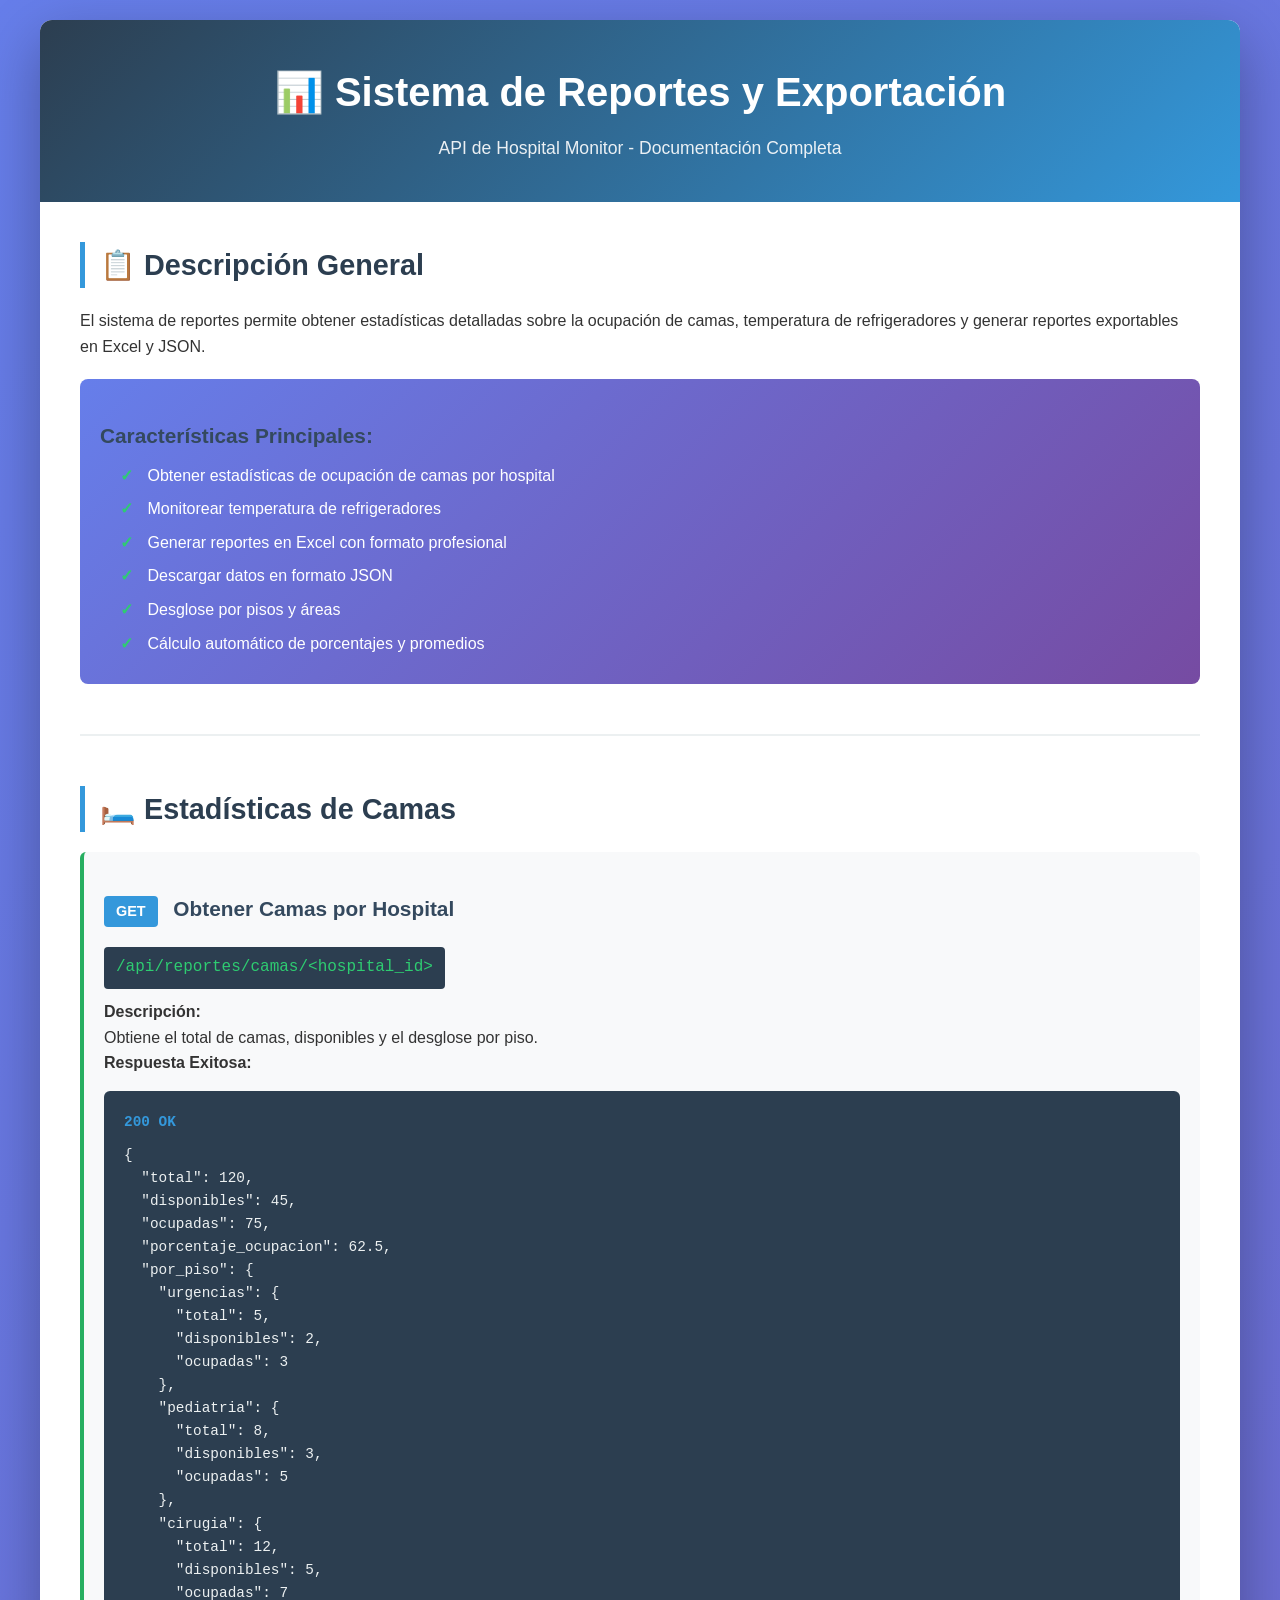
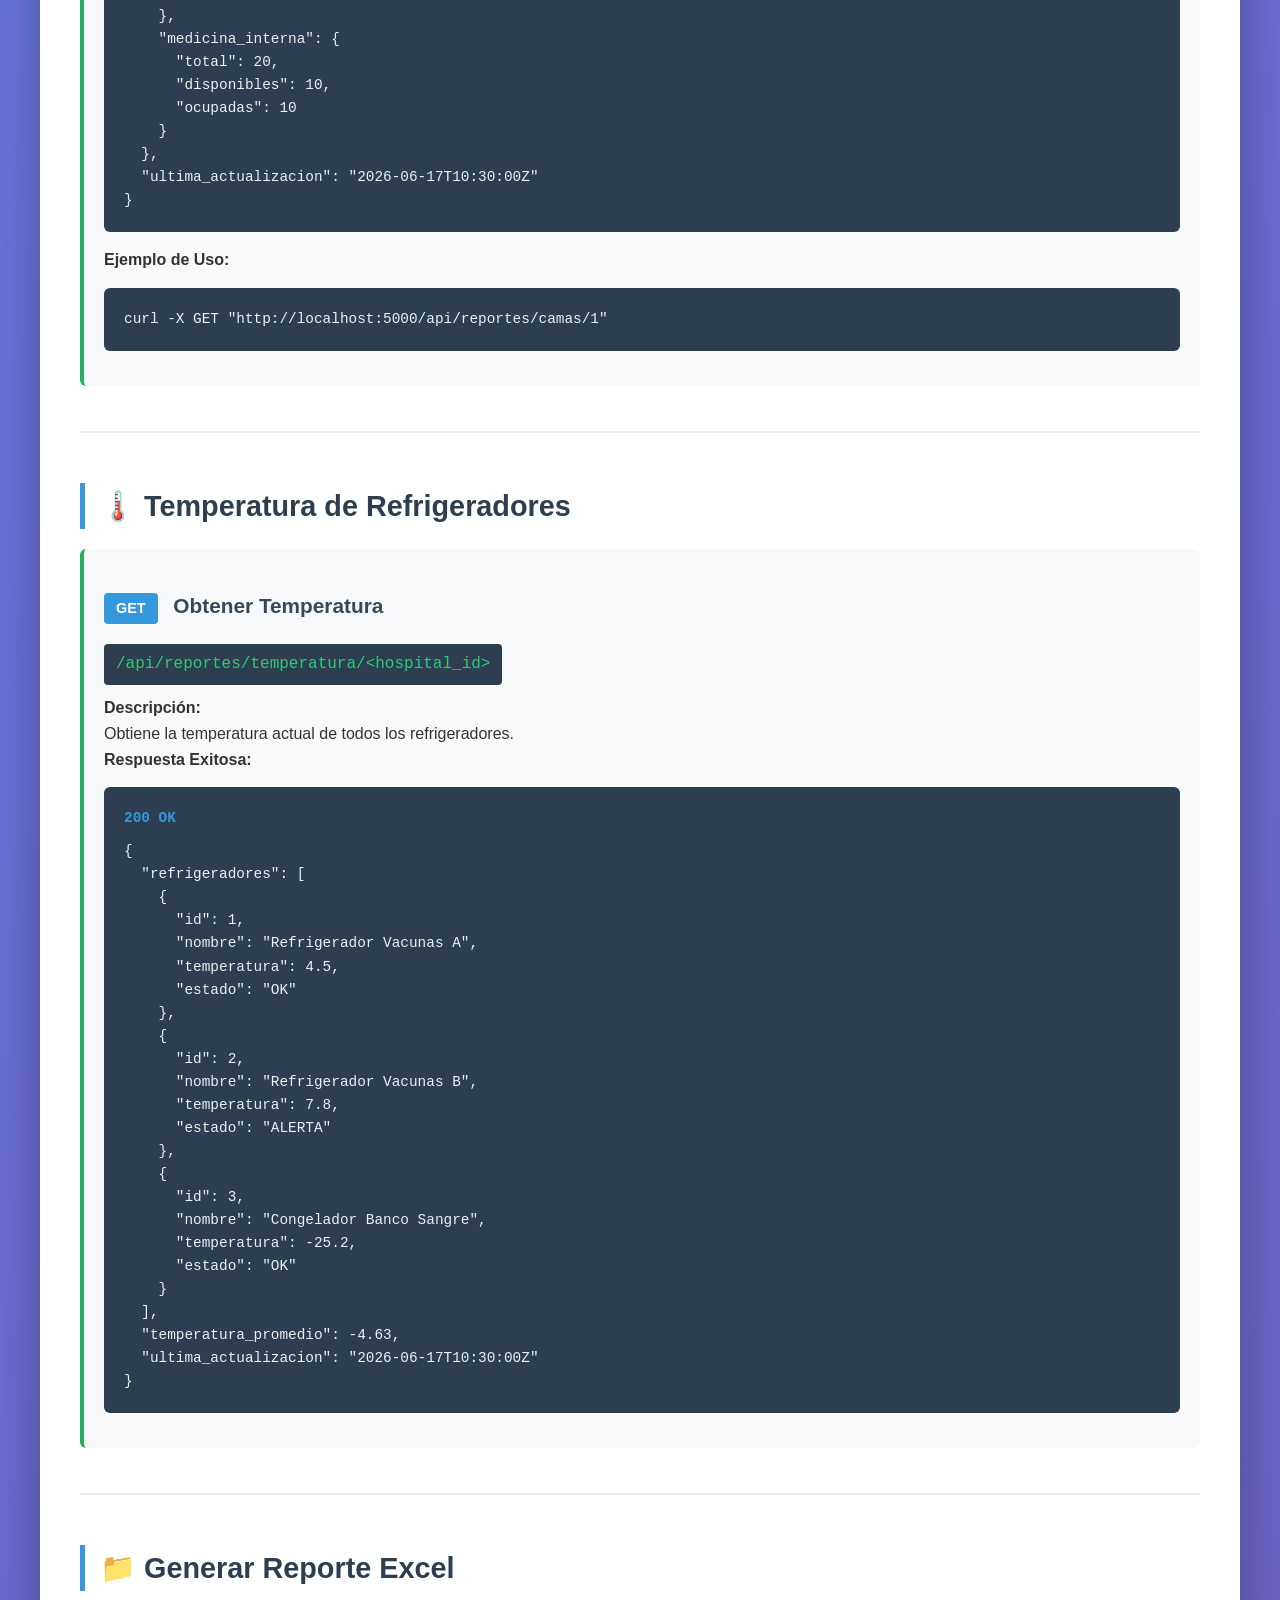
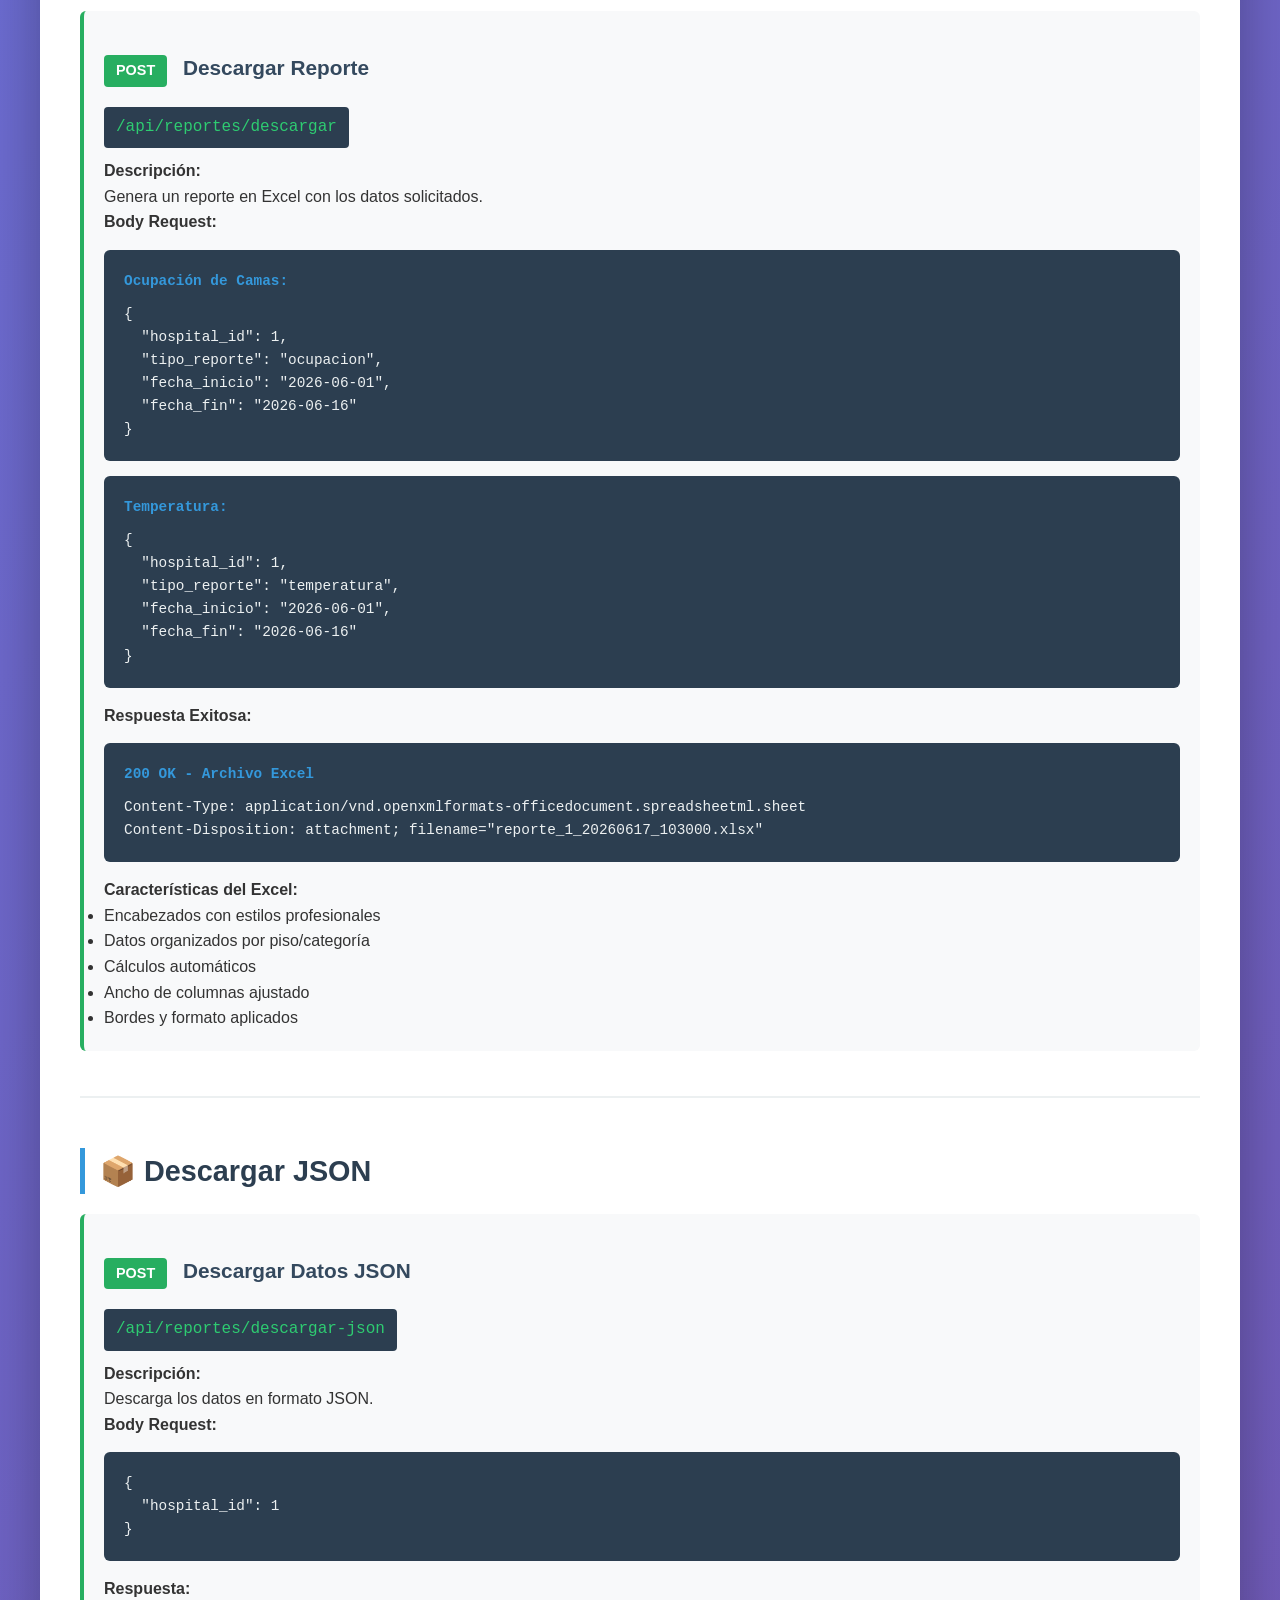
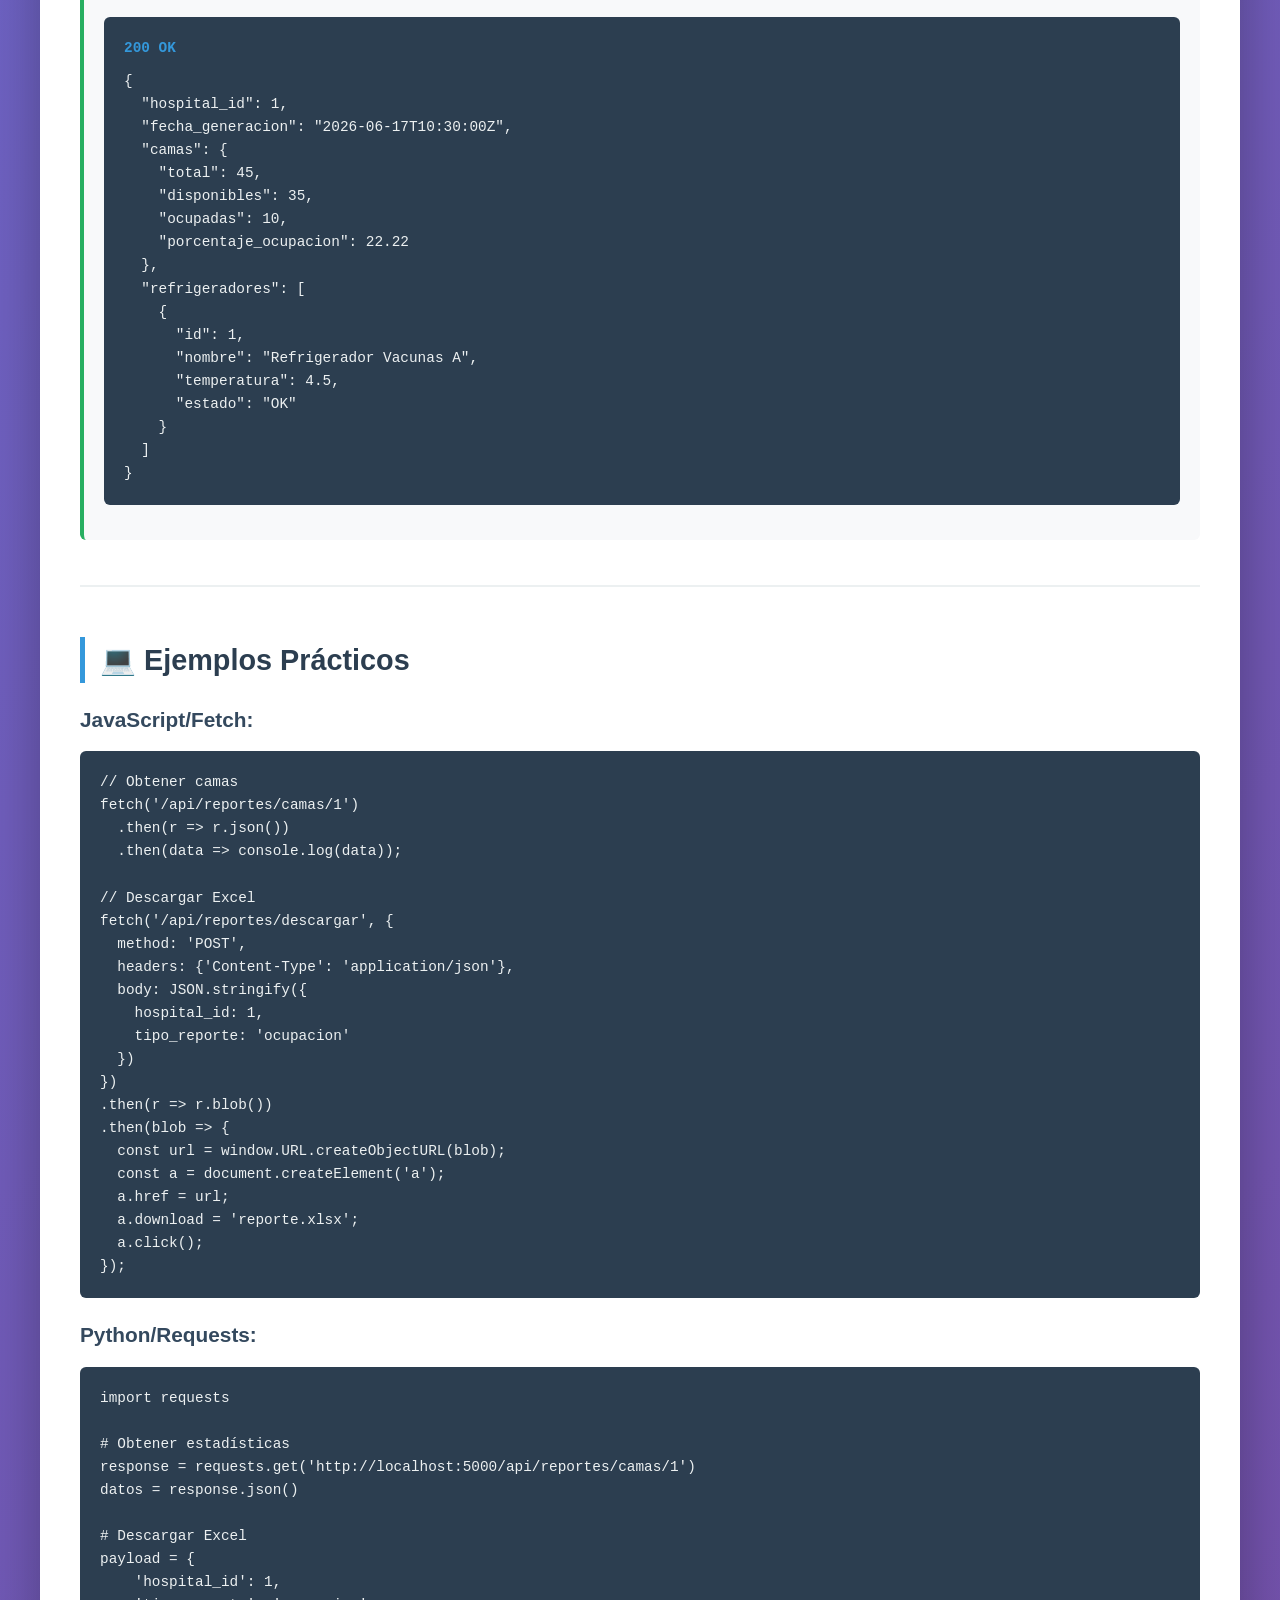
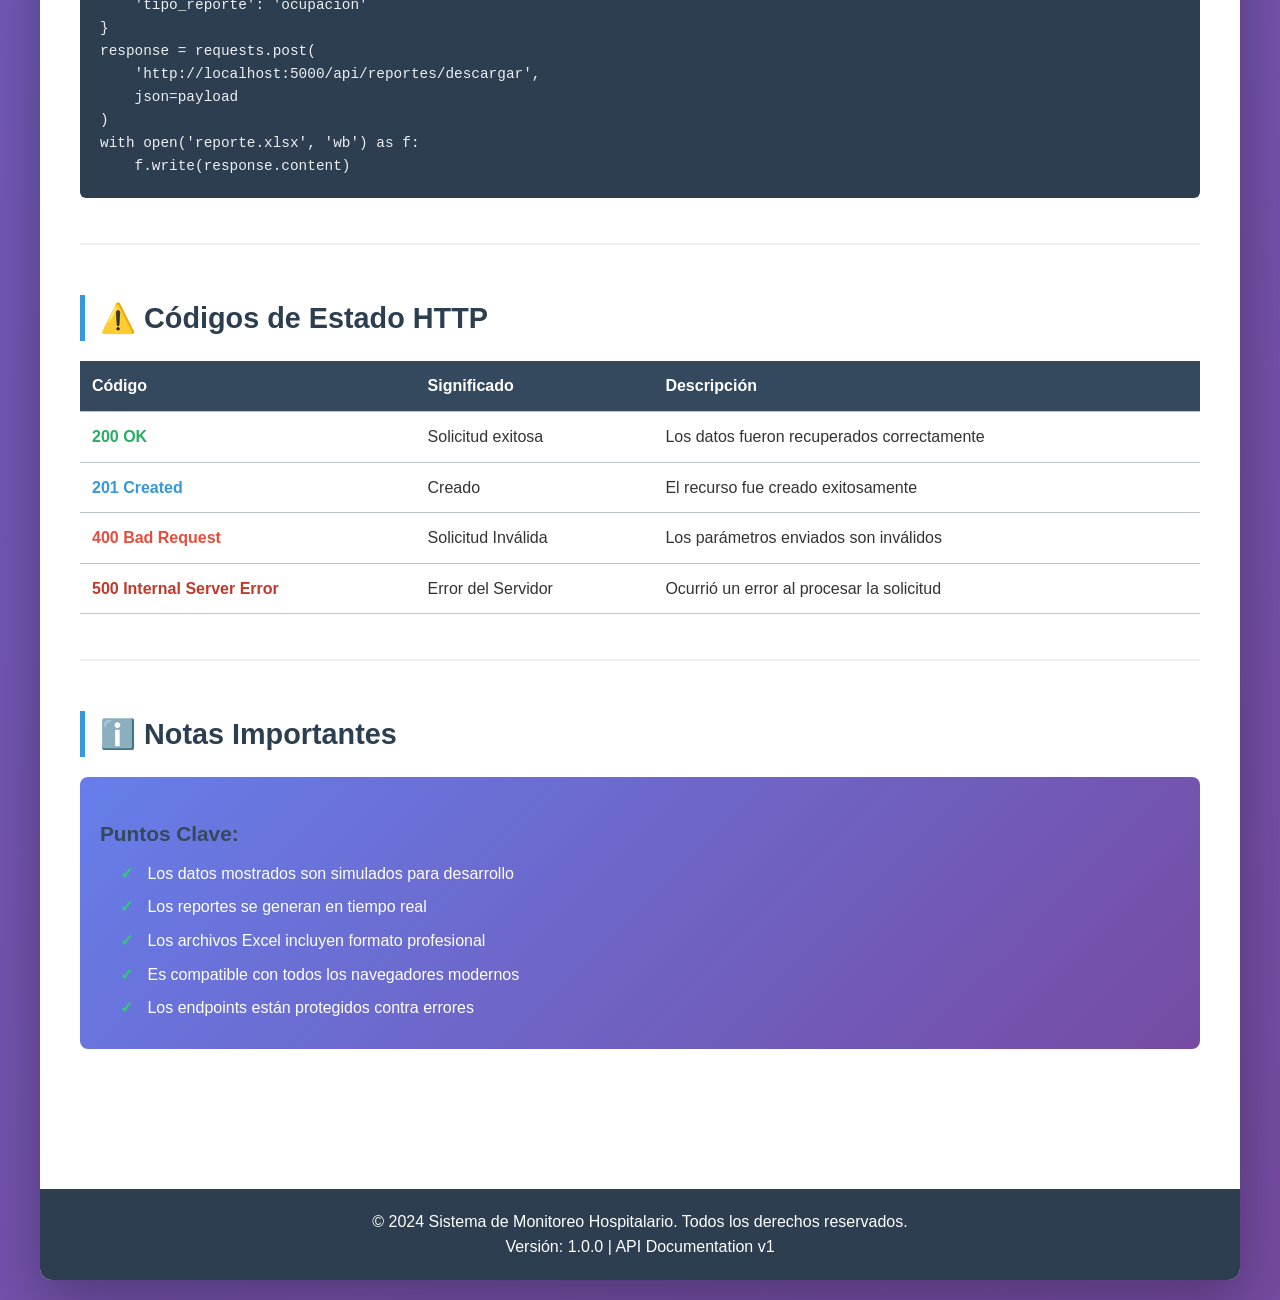
<file: API_REPORTES.html>
<!DOCTYPE html>
<html lang="es">
<head>
    <meta charset="UTF-8">
    <meta name="viewport" content="width=device-width, initial-scale=1.0">
    <title>Documentación API - Reportes y Exportación</title>
    <style>
        * {
            margin: 0;
            padding: 0;
            box-sizing: border-box;
        }
        
        body {
            font-family: 'Segoe UI', Tahoma, Geneva, Verdana, sans-serif;
            background: linear-gradient(135deg, #667eea 0%, #764ba2 100%);
            color: #333;
            line-height: 1.6;
            padding: 20px;
        }
        
        .container {
            max-width: 1200px;
            margin: 0 auto;
            background: white;
            border-radius: 12px;
            box-shadow: 0 20px 60px rgba(0, 0, 0, 0.3);
            overflow: hidden;
        }
        
        header {
            background: linear-gradient(135deg, #2c3e50 0%, #3498db 100%);
            color: white;
            padding: 40px;
            text-align: center;
        }
        
        header h1 {
            font-size: 2.5rem;
            margin-bottom: 10px;
        }
        
        header p {
            font-size: 1.1rem;
            opacity: 0.9;
        }
        
        .content {
            padding: 40px;
        }
        
        .section {
            margin-bottom: 50px;
            border-bottom: 2px solid #ecf0f1;
            padding-bottom: 30px;
        }
        
        .section:last-child {
            border-bottom: none;
        }
        
        h2 {
            color: #2c3e50;
            font-size: 1.8rem;
            margin-bottom: 20px;
            border-left: 5px solid #3498db;
            padding-left: 15px;
        }
        
        h3 {
            color: #34495e;
            font-size: 1.3rem;
            margin: 20px 0 10px 0;
        }
        
        .endpoint {
            background: #f8f9fa;
            border-left: 4px solid #27ae60;
            padding: 20px;
            margin: 15px 0;
            border-radius: 6px;
        }
        
        .method {
            display: inline-block;
            padding: 4px 12px;
            border-radius: 4px;
            font-weight: bold;
            font-size: 0.9rem;
            margin-right: 10px;
        }
        
        .get {
            background: #3498db;
            color: white;
        }
        
        .post {
            background: #27ae60;
            color: white;
        }
        
        .url {
            font-family: 'Courier New', monospace;
            background: #2c3e50;
            color: #2ecc71;
            padding: 8px 12px;
            border-radius: 4px;
            display: inline-block;
            margin: 10px 0;
        }
        
        .code-block {
            background: #2c3e50;
            color: #ecf0f1;
            padding: 20px;
            border-radius: 6px;
            overflow-x: auto;
            margin: 15px 0;
            font-family: 'Courier New', monospace;
            font-size: 0.9rem;
        }
        
        .code-block h4 {
            color: #3498db;
            margin-bottom: 10px;
        }
        
        table {
            width: 100%;
            border-collapse: collapse;
            margin: 15px 0;
        }
        
        th, td {
            padding: 12px;
            text-align: left;
            border-bottom: 1px solid #bdc3c7;
        }
        
        th {
            background: #34495e;
            color: white;
        }
        
        tr:hover {
            background: #ecf0f1;
        }
        
        .status-200 {
            color: #27ae60;
            font-weight: bold;
        }
        
        .status-201 {
            color: #3498db;
            font-weight: bold;
        }
        
        .status-400 {
            color: #e74c3c;
            font-weight: bold;
        }
        
        .status-500 {
            color: #c0392b;
            font-weight: bold;
        }
        
        .feature-box {
            background: linear-gradient(135deg, #667eea 0%, #764ba2 100%);
            color: white;
            padding: 20px;
            border-radius: 8px;
            margin: 20px 0;
        }
        
        .feature-box ul {
            list-style: none;
            padding-left: 20px;
        }
        
        .feature-box li {
            margin: 8px 0;
        }
        
        .feature-box li:before {
            content: "✓ ";
            color: #2ecc71;
            font-weight: bold;
            margin-right: 10px;
        }
        
        footer {
            background: #2c3e50;
            color: white;
            text-align: center;
            padding: 20px;
        }
    </style>
</head>
<body>
    <div class="container">
        <header>
            <h1>📊 Sistema de Reportes y Exportación</h1>
            <p>API de Hospital Monitor - Documentación Completa</p>
        </header>
        
        <div class="content">
            <!-- SECCIÓN 1: DESCRIPCIÓN GENERAL -->
            <div class="section">
                <h2>📋 Descripción General</h2>
                <p>El sistema de reportes permite obtener estadísticas detalladas sobre la ocupación de camas, temperatura de refrigeradores y generar reportes exportables en Excel y JSON.</p>
                
                <div class="feature-box">
                    <h3>Características Principales:</h3>
                    <ul>
                        <li>Obtener estadísticas de ocupación de camas por hospital</li>
                        <li>Monitorear temperatura de refrigeradores</li>
                        <li>Generar reportes en Excel con formato profesional</li>
                        <li>Descargar datos en formato JSON</li>
                        <li>Desglose por pisos y áreas</li>
                        <li>Cálculo automático de porcentajes y promedios</li>
                    </ul>
                </div>
            </div>
            
            <!-- SECCIÓN 2: ESTADÍSTICAS DE CAMAS -->
            <div class="section">
                <h2>🛏️ Estadísticas de Camas</h2>
                
                <div class="endpoint">
                    <h3><span class="method get">GET</span> Obtener Camas por Hospital</h3>
                    <div class="url">/api/reportes/camas/&lt;hospital_id&gt;</div>
                    
                    <h4>Descripción:</h4>
                    <p>Obtiene el total de camas, disponibles y el desglose por piso.</p>
                    
                    <h4>Respuesta Exitosa:</h4>
                    <div class="code-block">
                        <h4>200 OK</h4>
                        <pre>{
  "total": 120,
  "disponibles": 45,
  "ocupadas": 75,
  "porcentaje_ocupacion": 62.5,
  "por_piso": {
    "urgencias": {
      "total": 5,
      "disponibles": 2,
      "ocupadas": 3
    },
    "pediatria": {
      "total": 8,
      "disponibles": 3,
      "ocupadas": 5
    },
    "cirugia": {
      "total": 12,
      "disponibles": 5,
      "ocupadas": 7
    },
    "medicina_interna": {
      "total": 20,
      "disponibles": 10,
      "ocupadas": 10
    }
  },
  "ultima_actualizacion": "2026-06-17T10:30:00Z"
}</pre>
                    </div>
                    
                    <h4>Ejemplo de Uso:</h4>
                    <div class="code-block">
                        <pre>curl -X GET "http://localhost:5000/api/reportes/camas/1"</pre>
                    </div>
                </div>
            </div>
            
            <!-- SECCIÓN 3: TEMPERATURA -->
            <div class="section">
                <h2>🌡️ Temperatura de Refrigeradores</h2>
                
                <div class="endpoint">
                    <h3><span class="method get">GET</span> Obtener Temperatura</h3>
                    <div class="url">/api/reportes/temperatura/&lt;hospital_id&gt;</div>
                    
                    <h4>Descripción:</h4>
                    <p>Obtiene la temperatura actual de todos los refrigeradores.</p>
                    
                    <h4>Respuesta Exitosa:</h4>
                    <div class="code-block">
                        <h4>200 OK</h4>
                        <pre>{
  "refrigeradores": [
    {
      "id": 1,
      "nombre": "Refrigerador Vacunas A",
      "temperatura": 4.5,
      "estado": "OK"
    },
    {
      "id": 2,
      "nombre": "Refrigerador Vacunas B",
      "temperatura": 7.8,
      "estado": "ALERTA"
    },
    {
      "id": 3,
      "nombre": "Congelador Banco Sangre",
      "temperatura": -25.2,
      "estado": "OK"
    }
  ],
  "temperatura_promedio": -4.63,
  "ultima_actualizacion": "2026-06-17T10:30:00Z"
}</pre>
                    </div>
                </div>
            </div>
            
            <!-- SECCIÓN 4: DESCARGAR EXCEL -->
            <div class="section">
                <h2>📁 Generar Reporte Excel</h2>
                
                <div class="endpoint">
                    <h3><span class="method post">POST</span> Descargar Reporte</h3>
                    <div class="url">/api/reportes/descargar</div>
                    
                    <h4>Descripción:</h4>
                    <p>Genera un reporte en Excel con los datos solicitados.</p>
                    
                    <h4>Body Request:</h4>
                    <div class="code-block">
                        <h4>Ocupación de Camas:</h4>
                        <pre>{
  "hospital_id": 1,
  "tipo_reporte": "ocupacion",
  "fecha_inicio": "2026-06-01",
  "fecha_fin": "2026-06-16"
}</pre>
                    </div>
                    
                    <div class="code-block">
                        <h4>Temperatura:</h4>
                        <pre>{
  "hospital_id": 1,
  "tipo_reporte": "temperatura",
  "fecha_inicio": "2026-06-01",
  "fecha_fin": "2026-06-16"
}</pre>
                    </div>
                    
                    <h4>Respuesta Exitosa:</h4>
                    <div class="code-block">
                        <h4>200 OK - Archivo Excel</h4>
                        <pre>Content-Type: application/vnd.openxmlformats-officedocument.spreadsheetml.sheet
Content-Disposition: attachment; filename="reporte_1_20260617_103000.xlsx"</pre>
                    </div>
                    
                    <h4>Características del Excel:</h4>
                    <ul>
                        <li>Encabezados con estilos profesionales</li>
                        <li>Datos organizados por piso/categoría</li>
                        <li>Cálculos automáticos</li>
                        <li>Ancho de columnas ajustado</li>
                        <li>Bordes y formato aplicados</li>
                    </ul>
                </div>
            </div>
            
            <!-- SECCIÓN 5: DESCARGAR JSON -->
            <div class="section">
                <h2>📦 Descargar JSON</h2>
                
                <div class="endpoint">
                    <h3><span class="method post">POST</span> Descargar Datos JSON</h3>
                    <div class="url">/api/reportes/descargar-json</div>
                    
                    <h4>Descripción:</h4>
                    <p>Descarga los datos en formato JSON.</p>
                    
                    <h4>Body Request:</h4>
                    <div class="code-block">
                        <pre>{
  "hospital_id": 1
}</pre>
                    </div>
                    
                    <h4>Respuesta:</h4>
                    <div class="code-block">
                        <h4>200 OK</h4>
                        <pre>{
  "hospital_id": 1,
  "fecha_generacion": "2026-06-17T10:30:00Z",
  "camas": {
    "total": 45,
    "disponibles": 35,
    "ocupadas": 10,
    "porcentaje_ocupacion": 22.22
  },
  "refrigeradores": [
    {
      "id": 1,
      "nombre": "Refrigerador Vacunas A",
      "temperatura": 4.5,
      "estado": "OK"
    }
  ]
}</pre>
                    </div>
                </div>
            </div>
            
            <!-- SECCIÓN 6: EJEMPLOS PRÁCTICOS -->
            <div class="section">
                <h2>💻 Ejemplos Prácticos</h2>
                
                <h3>JavaScript/Fetch:</h3>
                <div class="code-block">
                    <pre>// Obtener camas
fetch('/api/reportes/camas/1')
  .then(r => r.json())
  .then(data => console.log(data));

// Descargar Excel
fetch('/api/reportes/descargar', {
  method: 'POST',
  headers: {'Content-Type': 'application/json'},
  body: JSON.stringify({
    hospital_id: 1,
    tipo_reporte: 'ocupacion'
  })
})
.then(r => r.blob())
.then(blob => {
  const url = window.URL.createObjectURL(blob);
  const a = document.createElement('a');
  a.href = url;
  a.download = 'reporte.xlsx';
  a.click();
});</pre>
                </div>
                
                <h3>Python/Requests:</h3>
                <div class="code-block">
                    <pre>import requests

# Obtener estadísticas
response = requests.get('http://localhost:5000/api/reportes/camas/1')
datos = response.json()

# Descargar Excel
payload = {
    'hospital_id': 1,
    'tipo_reporte': 'ocupacion'
}
response = requests.post(
    'http://localhost:5000/api/reportes/descargar',
    json=payload
)
with open('reporte.xlsx', 'wb') as f:
    f.write(response.content)</pre>
                </div>
            </div>
            
            <!-- SECCIÓN 7: CÓDIGOS DE ESTADO -->
            <div class="section">
                <h2>⚠️ Códigos de Estado HTTP</h2>
                
                <table>
                    <tr>
                        <th>Código</th>
                        <th>Significado</th>
                        <th>Descripción</th>
                    </tr>
                    <tr>
                        <td><span class="status-200">200 OK</span></td>
                        <td>Solicitud exitosa</td>
                        <td>Los datos fueron recuperados correctamente</td>
                    </tr>
                    <tr>
                        <td><span class="status-201">201 Created</span></td>
                        <td>Creado</td>
                        <td>El recurso fue creado exitosamente</td>
                    </tr>
                    <tr>
                        <td><span class="status-400">400 Bad Request</span></td>
                        <td>Solicitud Inválida</td>
                        <td>Los parámetros enviados son inválidos</td>
                    </tr>
                    <tr>
                        <td><span class="status-500">500 Internal Server Error</span></td>
                        <td>Error del Servidor</td>
                        <td>Ocurrió un error al procesar la solicitud</td>
                    </tr>
                </table>
            </div>
            
            <!-- SECCIÓN 8: NOTAS IMPORTANTES -->
            <div class="section">
                <h2>ℹ️ Notas Importantes</h2>
                
                <div class="feature-box">
                    <h3>Puntos Clave:</h3>
                    <ul>
                        <li>Los datos mostrados son simulados para desarrollo</li>
                        <li>Los reportes se generan en tiempo real</li>
                        <li>Los archivos Excel incluyen formato profesional</li>
                        <li>Es compatible con todos los navegadores modernos</li>
                        <li>Los endpoints están protegidos contra errores</li>
                    </ul>
                </div>
            </div>
        </div>
        
        <footer>
            <p>© 2024 Sistema de Monitoreo Hospitalario. Todos los derechos reservados.</p>
            <p>Versión: 1.0.0 | API Documentation v1</p>
        </footer>
    </div>
</body>
</html>
</file>
